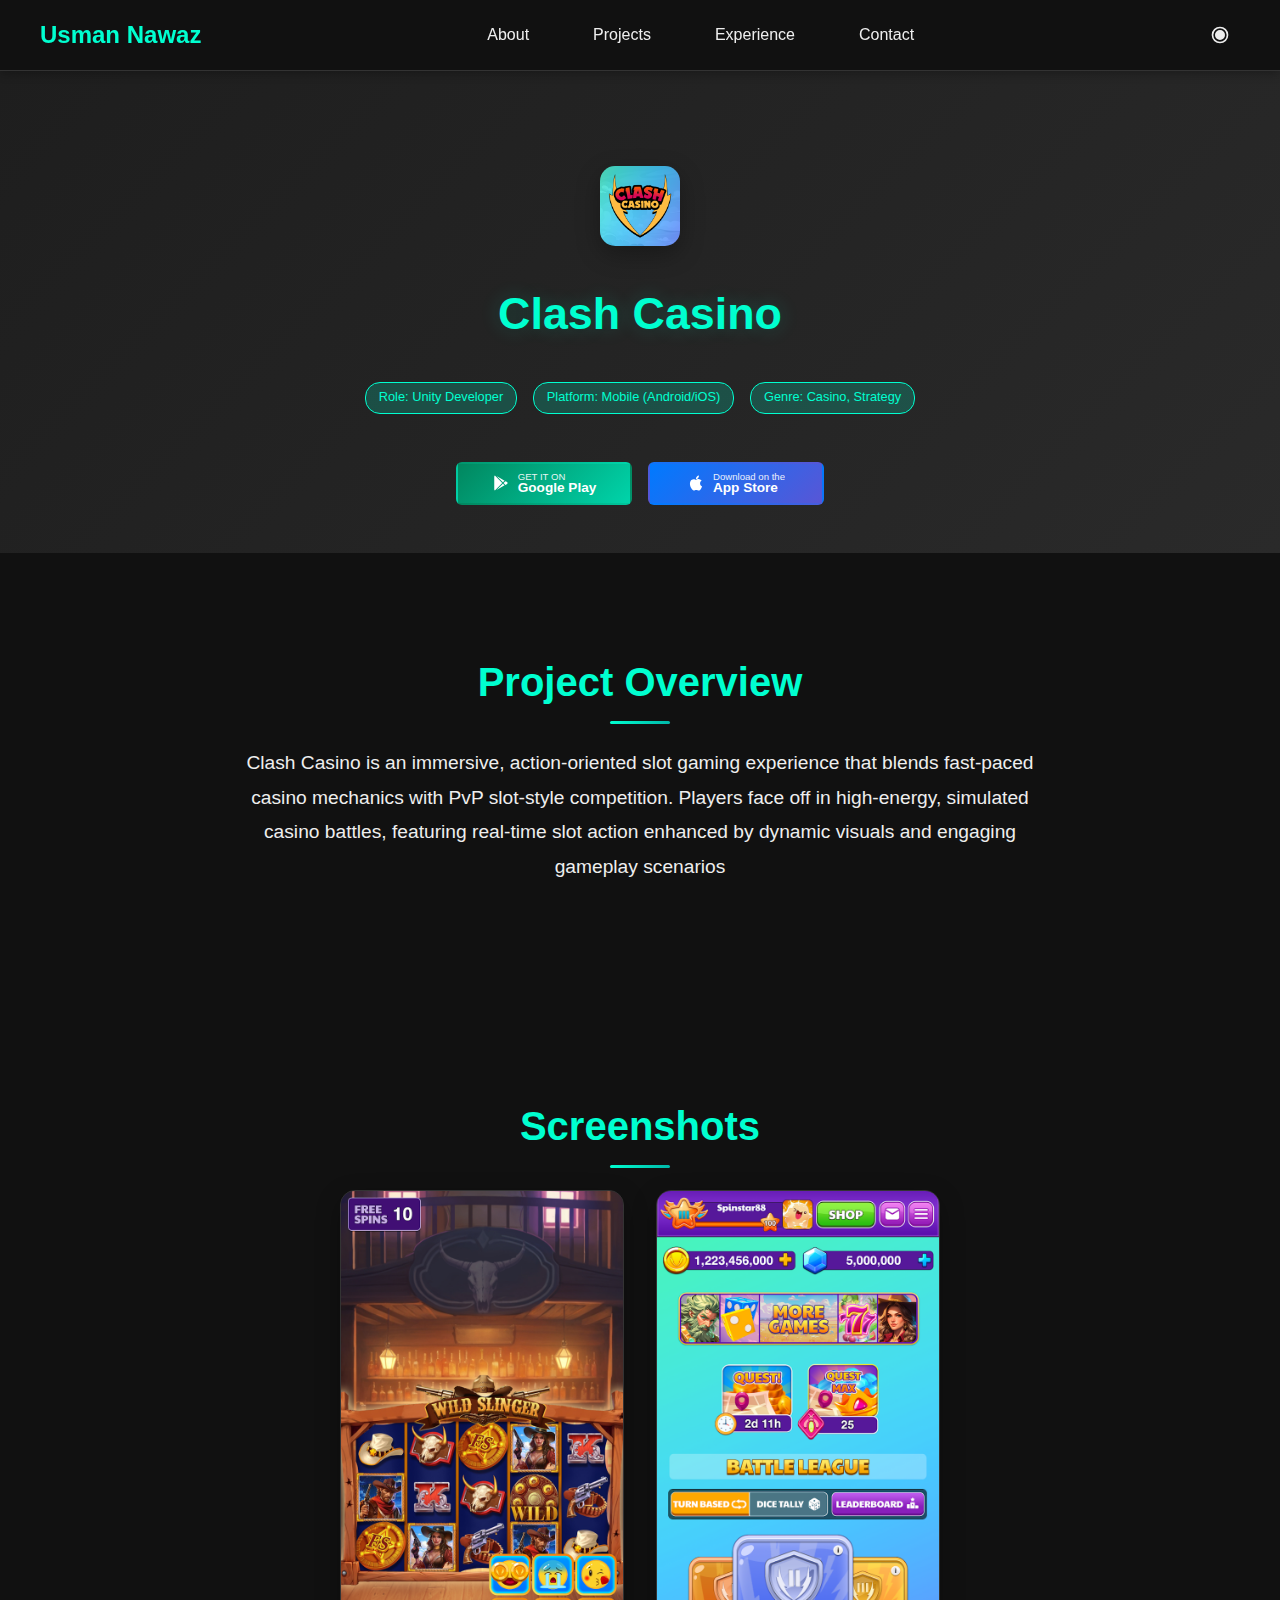
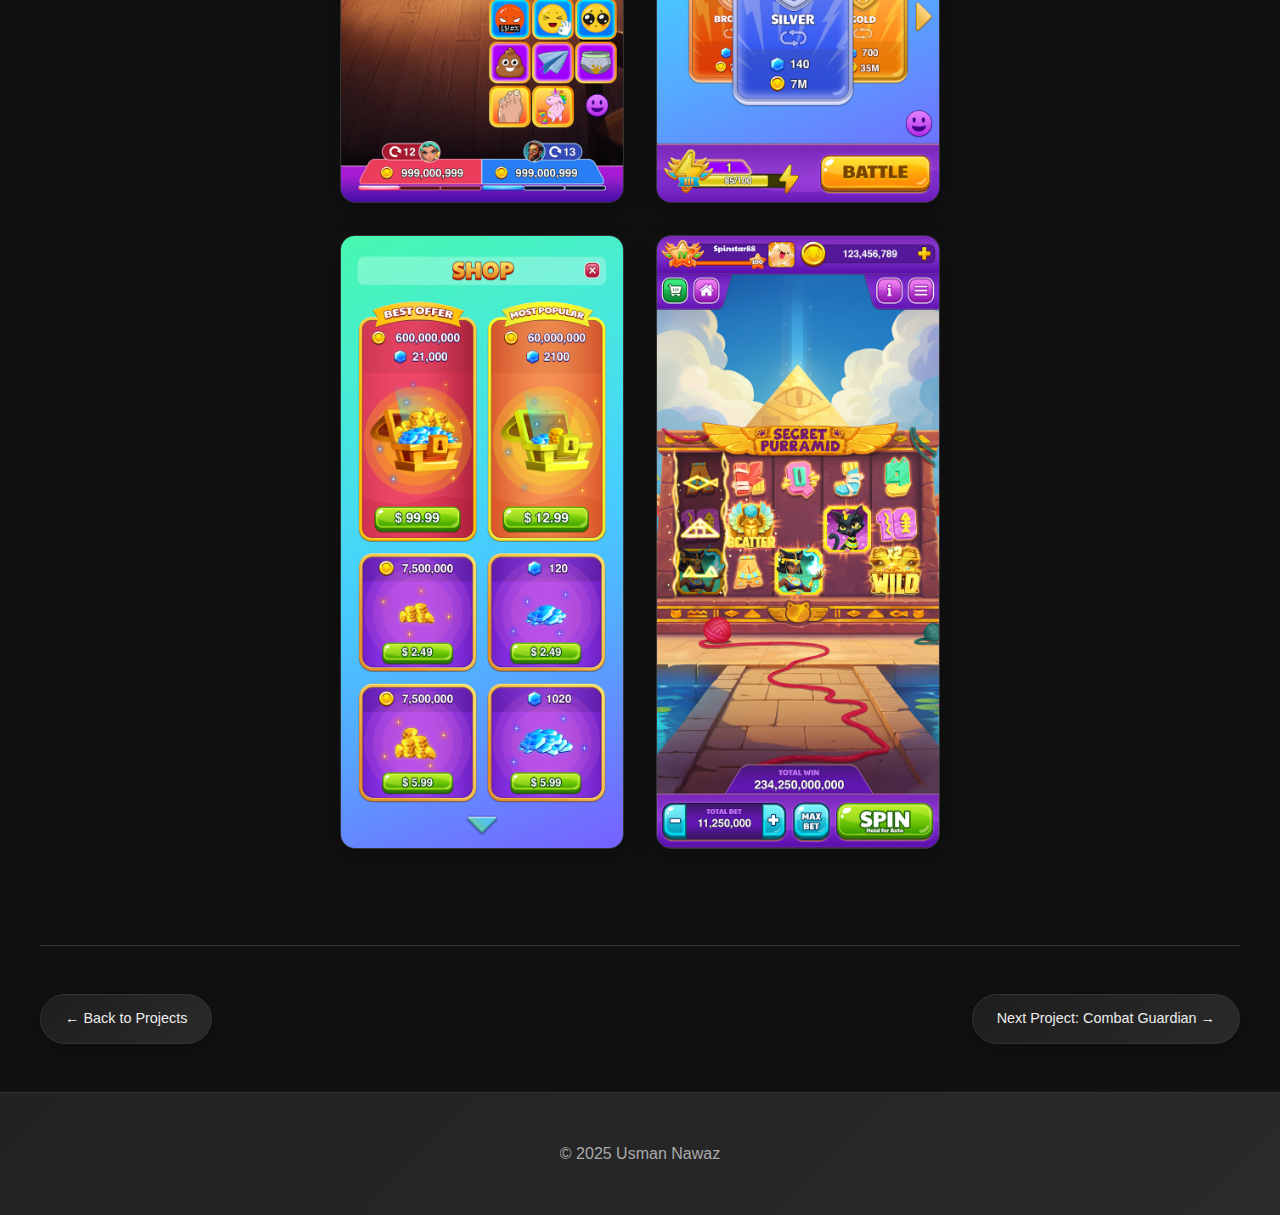
<file: clash-casino.html>
<!DOCTYPE html>
<html lang="en">
<head>
  <meta charset="UTF-8" />
  <meta name="viewport" content="width=device-width, initial-scale=1.0" />
  <title>Clash Casino - Usman Nawaz Portfolio</title>
  <link rel="stylesheet" href="style.css" />
  <link rel="stylesheet" href="project-page.css" />
</head>
<body>
  <nav class="navbar">
    <div class="nav-container">
      <div class="nav-brand">Usman Nawaz</div>
      <ul class="nav-menu">
        <li><a href="index.html#about" class="nav-link">About</a></li>
        <li><a href="index.html#projects" class="nav-link">Projects</a></li>
        <li><a href="index.html#experience" class="nav-link">Experience</a></li>
        <li><a href="index.html#contact" class="nav-link">Contact</a></li>
      </ul>
      <button class="theme-toggle" id="themeToggle" aria-label="Toggle dark/light mode">
        <svg class="sun-icon" viewBox="0 0 24 24" fill="currentColor">
          <path d="M12,7A5,5 0 0,1 17,12A5,5 0 0,1 12,17A5,5 0 0,1 7,12A5,5 0 0,1 12,7M12,9A3,3 0 0,0 9,12A3,3 0 0,0 12,15A3,3 0 0,0 15,12A3,3 0 0,0 12,9M12,2L14.39,5.42C13.65,5.15 12.84,5 12,5C11.16,5 10.35,5.15 9.61,5.42L12,2M3.34,7L7.5,6.65C6.9,7.16 6.36,7.78 5.94,8.5C5.5,9.24 5.25,10 5.11,10.79L3.34,7M3.36,17L5.12,13.23C5.26,14 5.53,14.78 5.95,15.5C6.37,16.24 6.91,16.86 7.5,17.37L3.36,17M20.65,7L18.88,10.79C18.74,10 18.47,9.23 18.05,8.5C17.63,7.78 17.1,7.15 16.5,6.64L20.65,7M20.64,17L16.5,17.36C17.09,16.85 17.62,16.22 18.04,15.5C18.46,14.77 18.73,14 18.87,13.21L20.64,17M12,22L9.59,18.56C10.33,18.83 11.14,19 12,19C12.82,19 13.63,18.83 14.37,18.56L12,22Z"/>
        </svg>
        <svg class="moon-icon" viewBox="0 0 24 24" fill="currentColor">
          <path d="M12,2A10,10 0 0,0 2,12A10,10 0 0,0 12,22A10,10 0 0,0 22,12A10,10 0 0,0 12,2M12,4A8,8 0 0,1 20,12A8,8 0 0,1 12,20A8,8 0 0,1 4,12A8,8 0 0,1 12,4M12,6A6,6 0 0,0 6,12A6,6 0 0,0 12,18A6,6 0 0,0 18,12A6,6 0 0,0 12,6Z"/>
        </svg>
      </button>
      <div class="hamburger">
        <span class="bar"></span>
        <span class="bar"></span>
        <span class="bar"></span>
      </div>
    </div>
  </nav>

  <div class="project-hero">
    <div class="hero-content">
      <img src="images/clash-casino.png" alt="Clash Casino" class="project-icon">
      <h1>Clash Casino</h1>
      <div class="project-meta">
        <span class="meta-item">Role: Unity Developer</span>
        <span class="meta-item">Platform: Mobile (Android/iOS)</span>
        <span class="meta-item">Genre: Casino, Strategy</span>
      </div>
      
      <div class="download-buttons">
        <a href="https://play.google.com/store/apps/details?id=com.mfcgames.clashcasino" target="_blank" class="download-btn playstore-btn">
          <svg class="store-icon" viewBox="0 0 24 24" fill="currentColor">
            <path d="M3,20.5V3.5C3,2.91 3.34,2.39 3.84,2.15L13.69,12L3.84,21.85C3.34,21.61 3,21.09 3,20.5M16.81,15.12L6.05,21.34L14.54,12.85L16.81,15.12M20.16,10.81C20.5,11.08 20.75,11.5 20.75,12C20.75,12.5 20.53,12.9 20.18,13.18L17.89,14.5L15.39,12L17.89,9.5L20.16,10.81M6.05,2.66L16.81,8.88L14.54,11.15L6.05,2.66Z"/>
          </svg>
          <div class="btn-content">
            <span class="btn-label">GET IT ON</span>
            <span class="btn-store">Google Play</span>
          </div>
        </a>
        
        <a href="https://apps.apple.com/mt/app/clash-casino/id6661013950" target="_blank" class="download-btn appstore-btn">
          <svg class="store-icon" viewBox="0 0 24 24" fill="currentColor">
            <path d="M18.71,19.5C17.88,20.74 17,21.95 15.66,21.97C14.32,22 13.89,21.18 12.37,21.18C10.84,21.18 10.37,21.95 9.1,22C7.79,22.05 6.8,20.68 5.96,19.47C4.25,17 2.94,12.45 4.7,9.39C5.57,7.87 7.13,6.91 8.82,6.88C10.1,6.86 11.32,7.75 12.11,7.75C12.89,7.75 14.37,6.68 15.92,6.84C16.57,6.87 18.39,7.1 19.56,8.82C19.47,8.88 17.39,10.1 17.41,12.63C17.44,15.65 20.06,16.66 20.09,16.67C20.06,16.74 19.67,18.11 18.71,19.5M13,3.5C13.73,2.67 14.94,2.04 15.94,2C16.07,3.17 15.6,4.35 14.9,5.19C14.21,6.04 13.07,6.7 11.95,6.61C11.8,5.46 12.36,4.26 13,3.5Z"/>
          </svg>
          <div class="btn-content">
            <span class="btn-label">Download on the</span>
            <span class="btn-store">App Store</span>
          </div>
        </a>
      </div>
    </div>
  </div>

  <div class="project-container">
    <section class="project-overview">
      <h2>Project Overview</h2>
<p>Clash Casino is an immersive, action-oriented slot gaming experience that blends fast-paced casino mechanics with PvP slot-style competition. Players face off in high-energy, simulated casino battles, featuring real-time slot action enhanced by dynamic visuals and engaging gameplay scenarios</p>
      
      

    </section>


    <section class="project-screenshots">
      <h2>Screenshots</h2>
      <div class="screenshot-gallery portrait-screenshots">
        <div class="screenshot-item">
          <img src="projects/clash-casino/screenshot-1.webp" alt="Clash Casino Screenshot 1">
          
        </div>
        <div class="screenshot-item">
          <img src="projects/clash-casino/screenshot-2.webp" alt="Clash Casino Screenshot 2">
          
        </div>
        <div class="screenshot-item">
          <img src="projects/clash-casino/screenshot-3.webp" alt="Clash Casino Screenshot 3">
          
        </div>
        <div class="screenshot-item">
          <img src="projects/clash-casino/screenshot-4.webp" alt="Clash Casino Screenshot 4">
          
        </div>
      </div>
    </section>



    <div class="project-navigation">
      <a href="index.html#projects" class="back-button">← Back to Projects</a>
      <div class="next-project">
        <a href="combat-guardian.html" class="next-button">Next Project: Combat Guardian →</a>
      </div>
    </div>
  </div>

  <footer>
    <p>&copy; 2025 Usman Nawaz</p>
  </footer>

  <script>
    // Theme switching functionality
    const themeToggle = document.getElementById('themeToggle');
    const html = document.documentElement;
    
    // Check for saved theme preference or default to dark
    const currentTheme = localStorage.getItem('theme') || 'dark';
    html.setAttribute('data-theme', currentTheme);
    
    // Theme toggle click handler
    themeToggle.addEventListener('click', () => {
      const currentTheme = html.getAttribute('data-theme');
      const newTheme = currentTheme === 'dark' ? 'light' : 'dark';
      
      html.setAttribute('data-theme', newTheme);
      localStorage.setItem('theme', newTheme);
    });

    // Mobile navigation toggle
    const hamburger = document.querySelector('.hamburger');
    const navMenu = document.querySelector('.nav-menu');

    hamburger.addEventListener('click', () => {
      hamburger.classList.toggle('active');
      navMenu.classList.toggle('active');
    });

    // Close mobile menu when clicking on a link
    document.querySelectorAll('.nav-link').forEach(n => n.addEventListener('click', () => {
      hamburger.classList.remove('active');
      navMenu.classList.remove('active');
    }));
  </script>
</body>
</html>
</file>
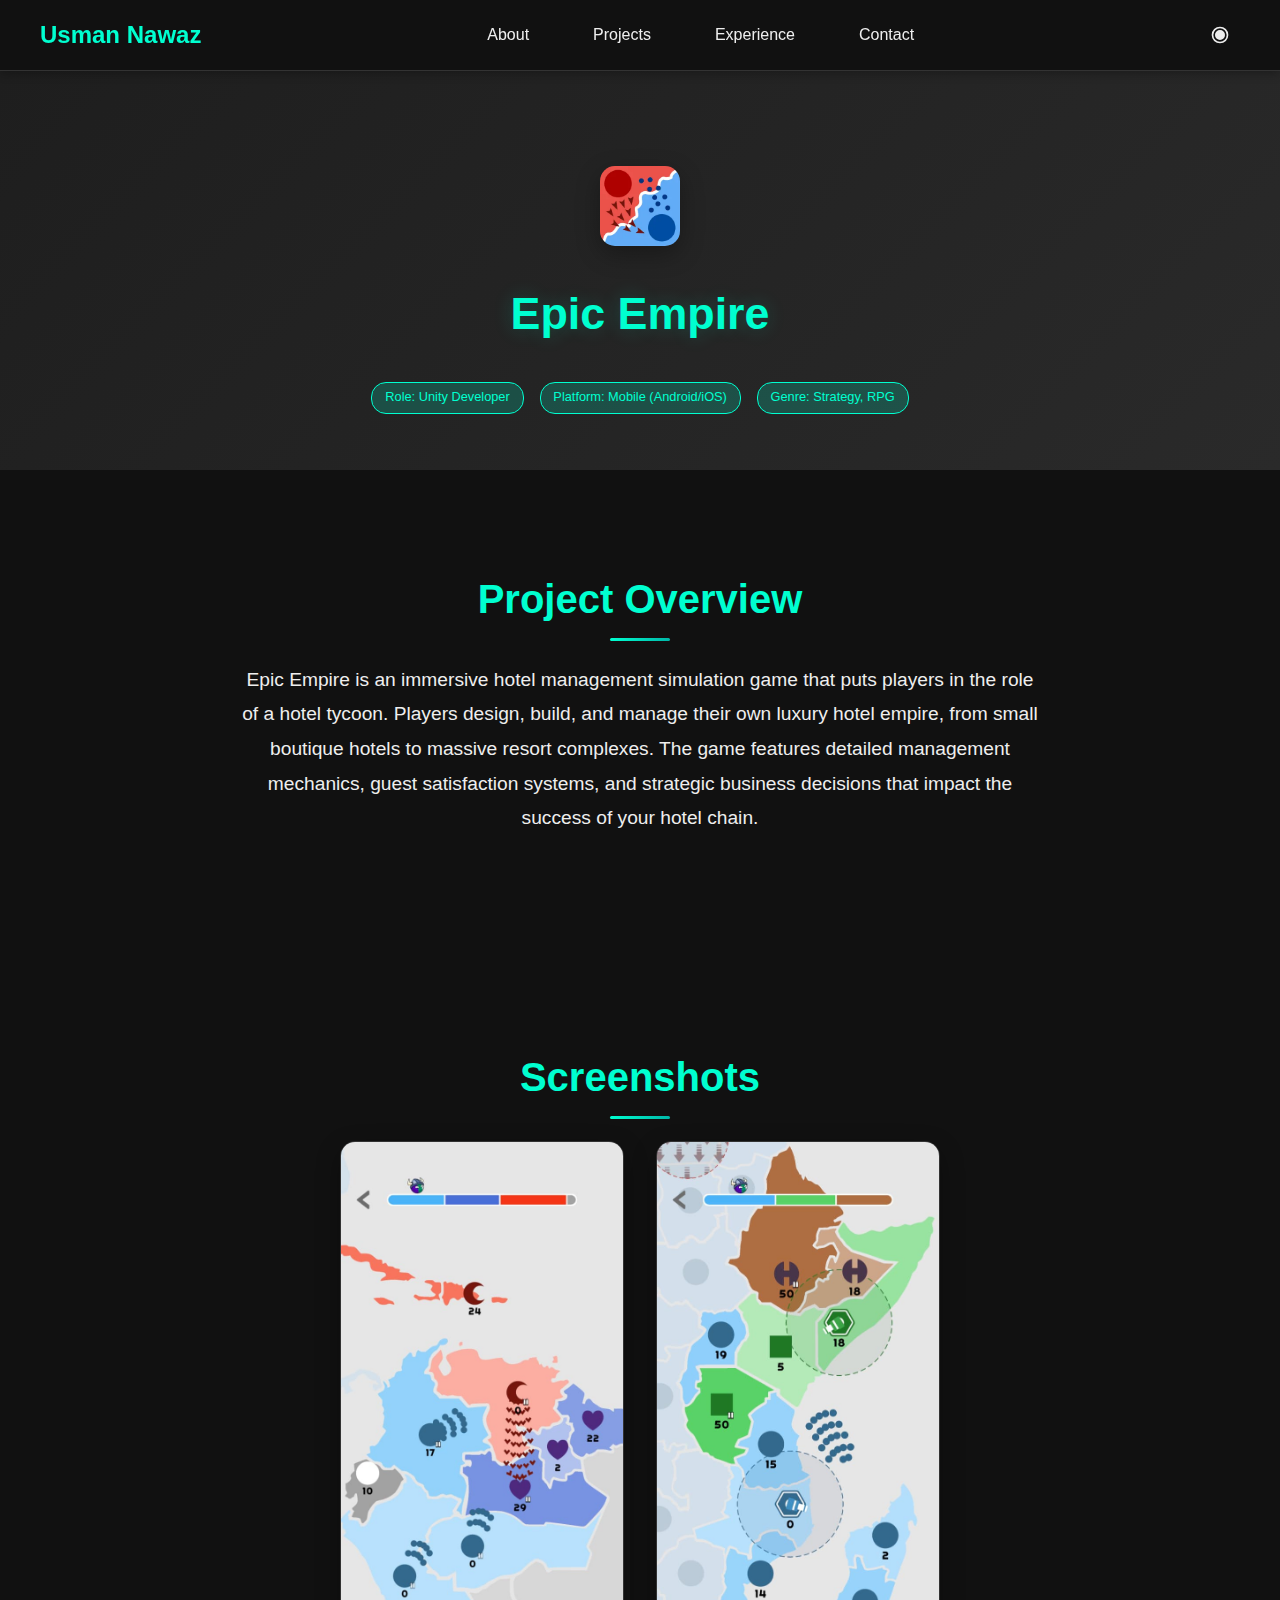
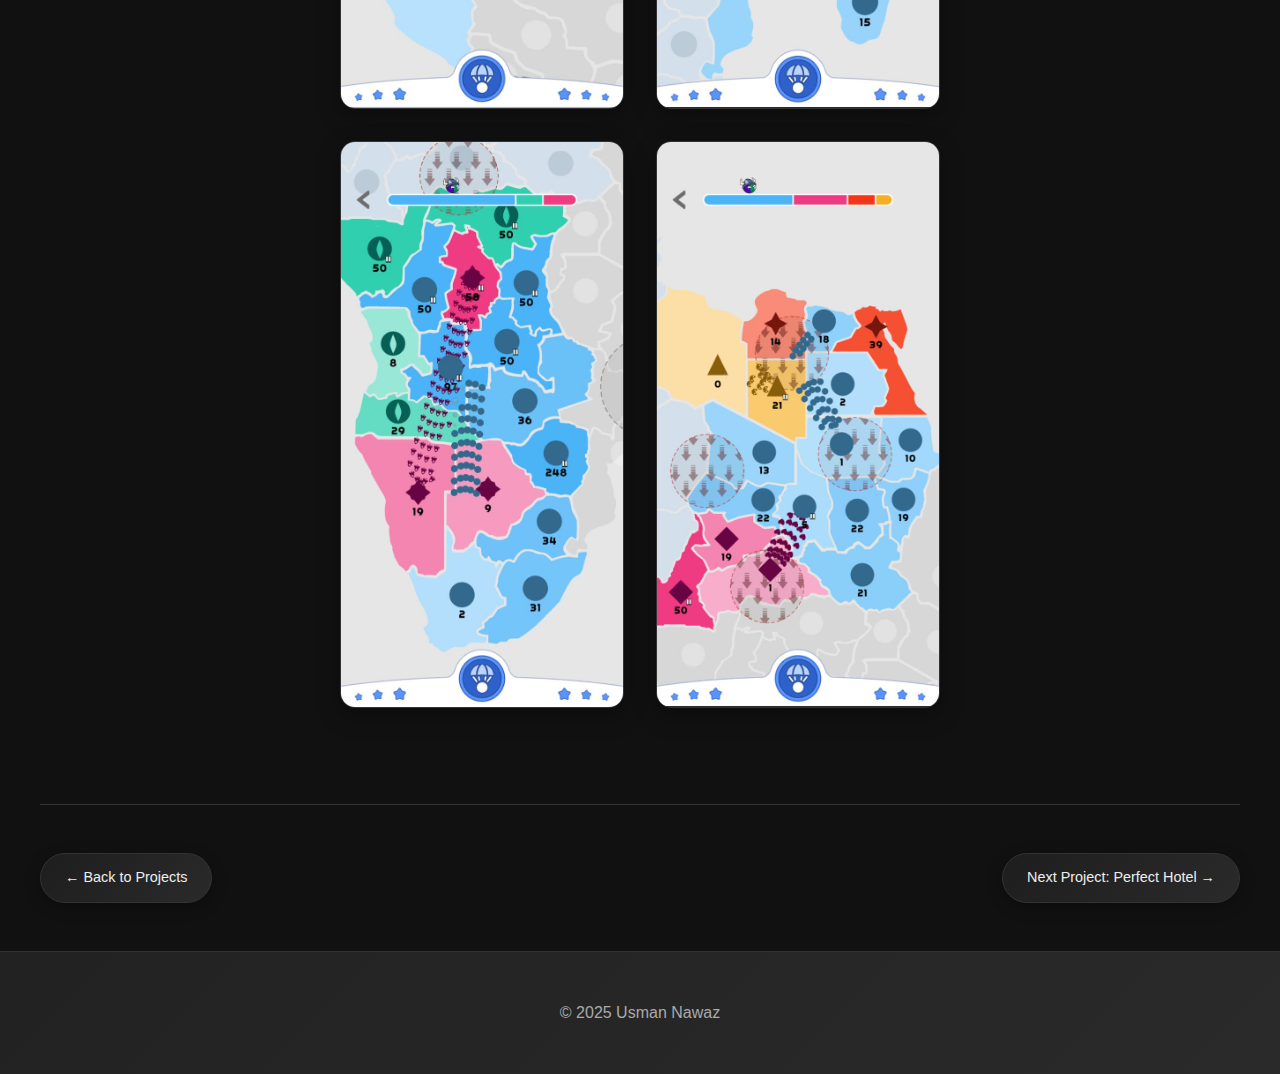
<file: epic-empire.html>
<!DOCTYPE html>
<html lang="en">
<head>
  <meta charset="UTF-8" />
  <meta name="viewport" content="width=device-width, initial-scale=1.0" />
  <title>Epic Empire - Usman Nawaz Portfolio</title>
  <link rel="stylesheet" href="style.css" />
  <link rel="stylesheet" href="project-page.css" />
</head>
<body>
  <nav class="navbar">
    <div class="nav-container">
      <div class="nav-brand">Usman Nawaz</div>
      <ul class="nav-menu">
        <li><a href="index.html#about" class="nav-link">About</a></li>
        <li><a href="index.html#projects" class="nav-link">Projects</a></li>
        <li><a href="index.html#experience" class="nav-link">Experience</a></li>
        <li><a href="index.html#contact" class="nav-link">Contact</a></li>
      </ul>
      <button class="theme-toggle" id="themeToggle" aria-label="Toggle dark/light mode">
        <svg class="sun-icon" viewBox="0 0 24 24" fill="currentColor">
          <path d="M12,7A5,5 0 0,1 17,12A5,5 0 0,1 12,17A5,5 0 0,1 7,12A5,5 0 0,1 12,7M12,9A3,3 0 0,0 9,12A3,3 0 0,0 12,15A3,3 0 0,0 15,12A3,3 0 0,0 12,9M12,2L14.39,5.42C13.65,5.15 12.84,5 12,5C11.16,5 10.35,5.15 9.61,5.42L12,2M3.34,7L7.5,6.65C6.9,7.16 6.36,7.78 5.94,8.5C5.5,9.24 5.25,10 5.11,10.79L3.34,7M3.36,17L5.12,13.23C5.26,14 5.53,14.78 5.95,15.5C6.37,16.24 6.91,16.86 7.5,17.37L3.36,17M20.65,7L18.88,10.79C18.74,10 18.47,9.23 18.05,8.5C17.63,7.78 17.1,7.15 16.5,6.64L20.65,7M20.64,17L16.5,17.36C17.09,16.85 17.62,16.22 18.04,15.5C18.46,14.77 18.73,14 18.87,13.21L20.64,17M12,22L9.59,18.56C10.33,18.83 11.14,19 12,19C12.82,19 13.63,18.83 14.37,18.56L12,22Z"/>
        </svg>
        <svg class="moon-icon" viewBox="0 0 24 24" fill="currentColor">
          <path d="M12,2A10,10 0 0,0 2,12A10,10 0 0,0 12,22A10,10 0 0,0 22,12A10,10 0 0,0 12,2M12,4A8,8 0 0,1 20,12A8,8 0 0,1 12,20A8,8 0 0,1 4,12A8,8 0 0,1 12,4M12,6A6,6 0 0,0 6,12A6,6 0 0,0 12,18A6,6 0 0,0 18,12A6,6 0 0,0 12,6Z"/>
        </svg>
      </button>
      <div class="hamburger">
        <span class="bar"></span>
        <span class="bar"></span>
        <span class="bar"></span>
      </div>
    </div>
  </nav>

  <div class="project-hero">
    <div class="hero-content">
      <img src="projects/epic-empire/thumbnail.webp" alt="Epic Empire" class="project-icon">
      <h1>Epic Empire</h1>
      <div class="project-meta">
        <span class="meta-item">Role: Unity Developer</span>
        <span class="meta-item">Platform: Mobile (Android/iOS)</span>
        <span class="meta-item">Genre: Strategy, RPG</span>
      </div>
    </div>
  </div>

  <div class="project-container">
    <section class="project-overview">
      <h2>Project Overview</h2>
      <p>Epic Empire is an immersive hotel management simulation game that puts players in the role of a hotel tycoon. Players design, build, and manage their own luxury hotel empire, from small boutique hotels to massive resort complexes. The game features detailed management mechanics, guest satisfaction systems, and strategic business decisions that impact the success of your hotel chain.</p>
    </section>

    <section class="project-screenshots">
      <h2>Screenshots</h2>
      <div class="screenshot-gallery portrait-screenshots">
        <div class="screenshot-item">
          <img src="projects/epic-empire/screenshot-1.jpg" alt="Epic Empire Screenshot 1">
        </div>
        <div class="screenshot-item">
          <img src="projects/epic-empire/screenshot-2.jpg" alt="Epic Empire Screenshot 2">
        </div>
        <div class="screenshot-item">
          <img src="projects/epic-empire/screenshot-3.jpg" alt="Epic Empire Screenshot 3">
        </div>
        <div class="screenshot-item">
          <img src="projects/epic-empire/screenshot-4.jpg" alt="Epic Empire Screenshot 4">
        </div>
      </div>
    </section>

    <div class="project-navigation">
      <a href="index.html#projects" class="back-button">← Back to Projects</a>
      <div class="next-project">
        <a href="perfect-hotel.html" class="next-button">Next Project: Perfect Hotel →</a>
      </div>
    </div>
  </div>

  <footer>
    <p>&copy; 2025 Usman Nawaz</p>
  </footer>

  <script>
    // Theme switching functionality
    const themeToggle = document.getElementById('themeToggle');
    const html = document.documentElement;
    
    // Check for saved theme preference or default to dark
    const currentTheme = localStorage.getItem('theme') || 'dark';
    html.setAttribute('data-theme', currentTheme);
    
    // Theme toggle click handler
    themeToggle.addEventListener('click', () => {
      const currentTheme = html.getAttribute('data-theme');
      const newTheme = currentTheme === 'dark' ? 'light' : 'dark';
      
      html.setAttribute('data-theme', newTheme);
      localStorage.setItem('theme', newTheme);
    });

    // Mobile navigation toggle
    const hamburger = document.querySelector('.hamburger');
    const navMenu = document.querySelector('.nav-menu');

    hamburger.addEventListener('click', () => {
      hamburger.classList.toggle('active');
      navMenu.classList.toggle('active');
    });

    // Close mobile menu when clicking on a link
    document.querySelectorAll('.nav-link').forEach(n => n.addEventListener('click', () => {
      hamburger.classList.remove('active');
      navMenu.classList.remove('active');
    }));
  </script>
</body>
</html>
</file>
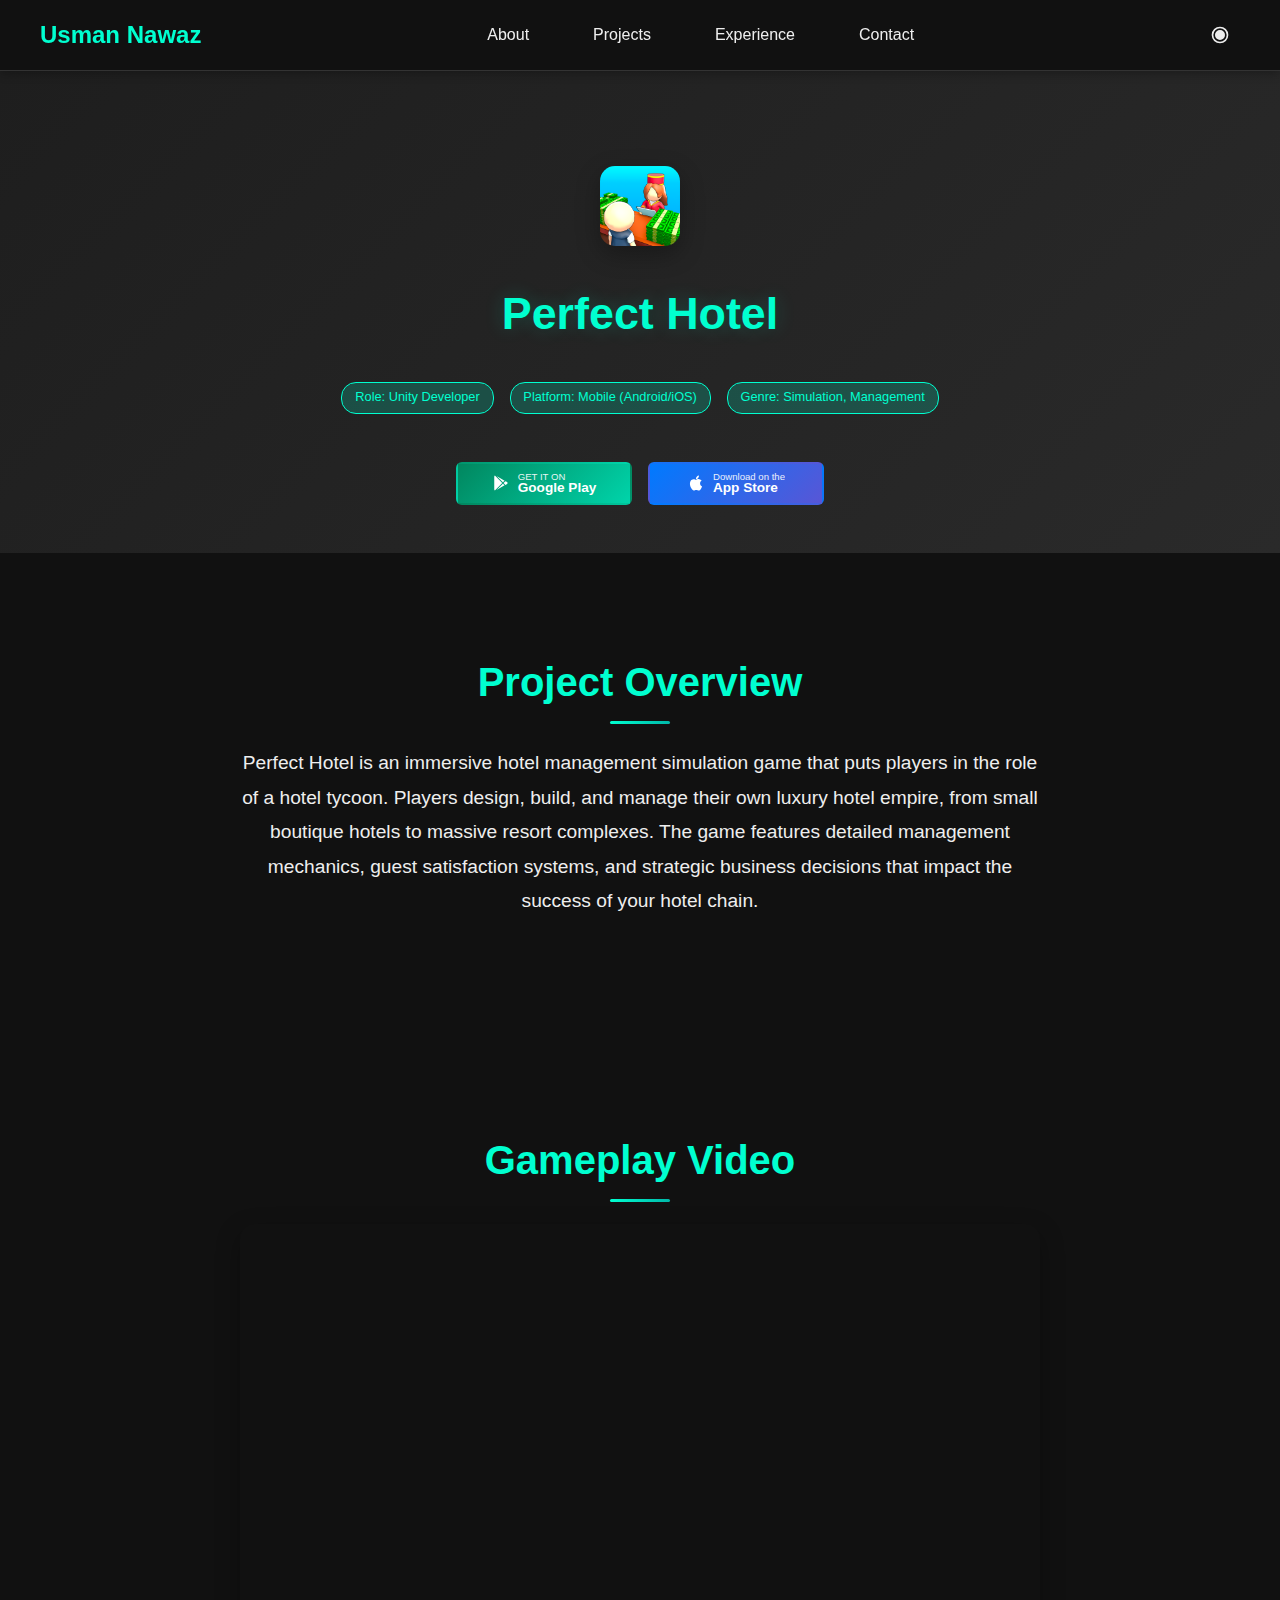
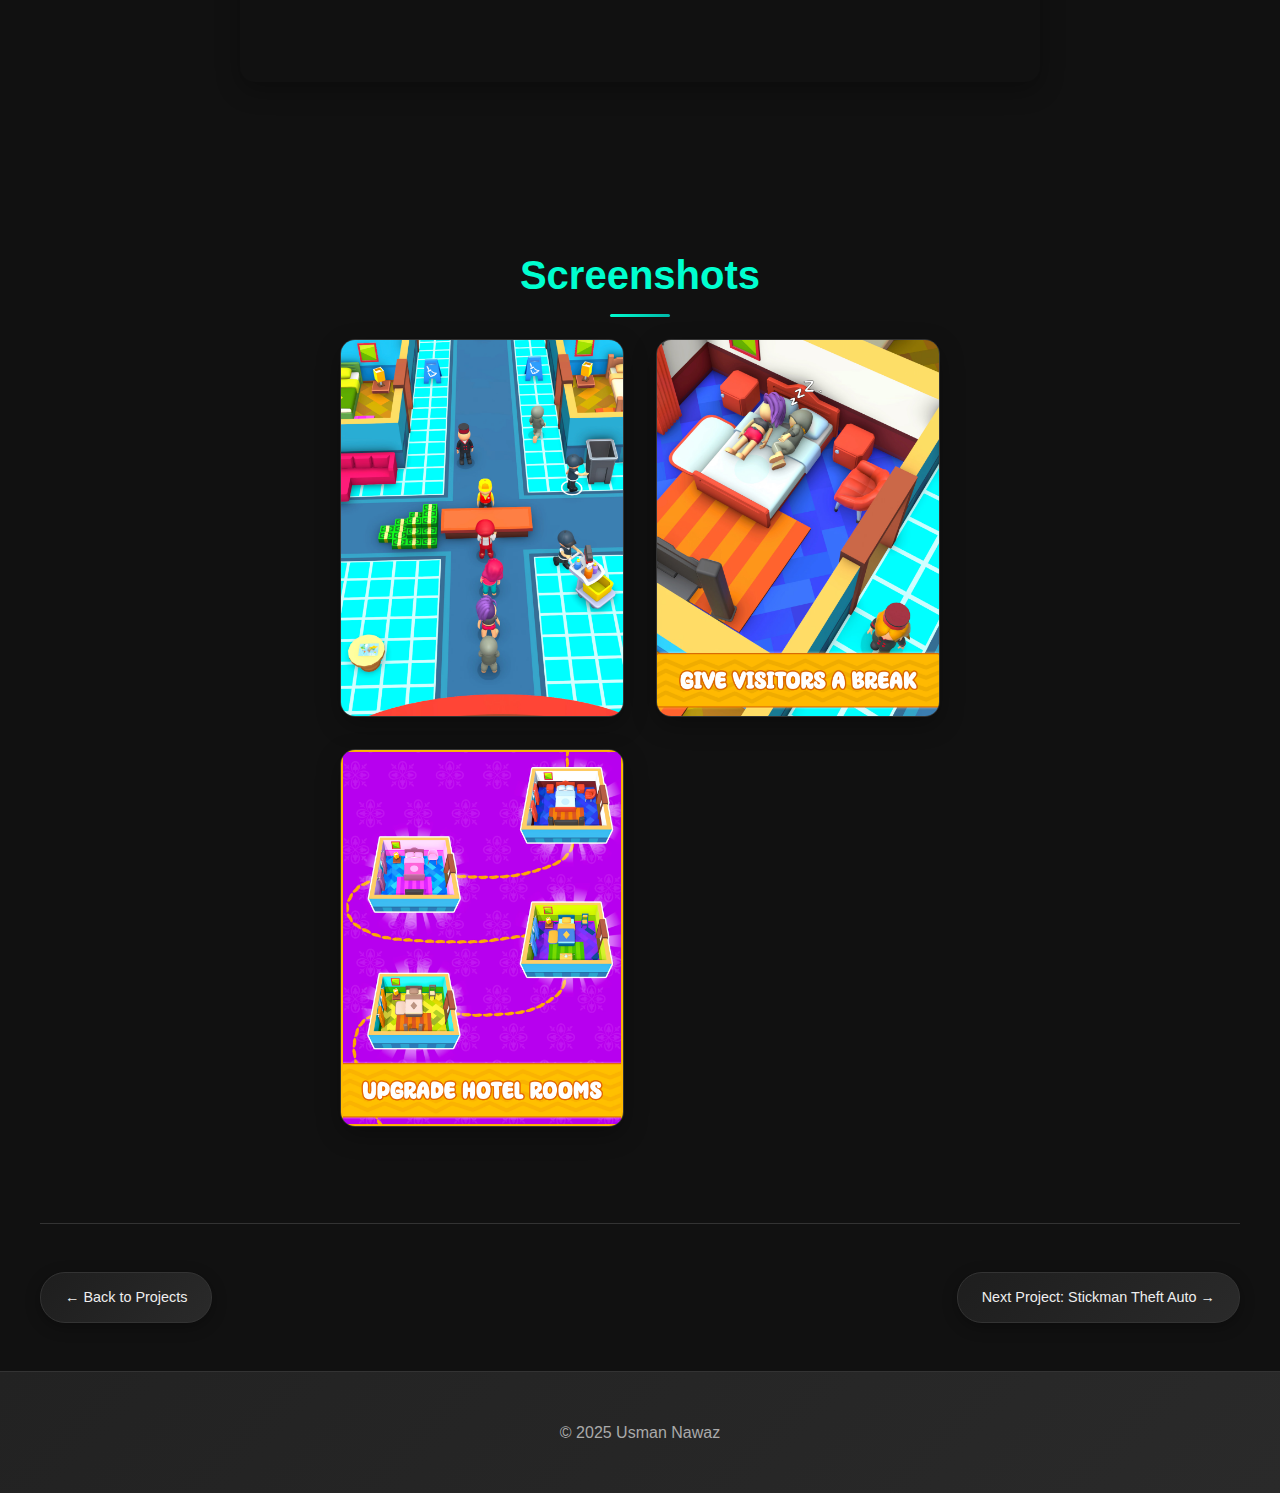
<file: perfect-hotel.html>
<!DOCTYPE html>
<html lang="en">
<head>
  <meta charset="UTF-8" />
  <meta name="viewport" content="width=device-width, initial-scale=1.0" />
  <title>Perfect Hotel - Usman Nawaz Portfolio</title>
  <link rel="stylesheet" href="style.css" />
  <link rel="stylesheet" href="project-page.css" />
</head>
<body>
  <nav class="navbar">
    <div class="nav-container">
      <div class="nav-brand">Usman Nawaz</div>
      <ul class="nav-menu">
        <li><a href="index.html#about" class="nav-link">About</a></li>
        <li><a href="index.html#projects" class="nav-link">Projects</a></li>
        <li><a href="index.html#experience" class="nav-link">Experience</a></li>
        <li><a href="index.html#contact" class="nav-link">Contact</a></li>
      </ul>
      <button class="theme-toggle" id="themeToggle" aria-label="Toggle dark/light mode">
        <svg class="sun-icon" viewBox="0 0 24 24" fill="currentColor">
          <path d="M12,7A5,5 0 0,1 17,12A5,5 0 0,1 12,17A5,5 0 0,1 7,12A5,5 0 0,1 12,7M12,9A3,3 0 0,0 9,12A3,3 0 0,0 12,15A3,3 0 0,0 15,12A3,3 0 0,0 12,9M12,2L14.39,5.42C13.65,5.15 12.84,5 12,5C11.16,5 10.35,5.15 9.61,5.42L12,2M3.34,7L7.5,6.65C6.9,7.16 6.36,7.78 5.94,8.5C5.5,9.24 5.25,10 5.11,10.79L3.34,7M3.36,17L5.12,13.23C5.26,14 5.53,14.78 5.95,15.5C6.37,16.24 6.91,16.86 7.5,17.37L3.36,17M20.65,7L18.88,10.79C18.74,10 18.47,9.23 18.05,8.5C17.63,7.78 17.1,7.15 16.5,6.64L20.65,7M20.64,17L16.5,17.36C17.09,16.85 17.62,16.22 18.04,15.5C18.46,14.77 18.73,14 18.87,13.21L20.64,17M12,22L9.59,18.56C10.33,18.83 11.14,19 12,19C12.82,19 13.63,18.83 14.37,18.56L12,22Z"/>
        </svg>
        <svg class="moon-icon" viewBox="0 0 24 24" fill="currentColor">
          <path d="M12,2A10,10 0 0,0 2,12A10,10 0 0,0 12,22A10,10 0 0,0 22,12A10,10 0 0,0 12,2M12,4A8,8 0 0,1 20,12A8,8 0 0,1 12,20A8,8 0 0,1 4,12A8,8 0 0,1 12,4M12,6A6,6 0 0,0 6,12A6,6 0 0,0 12,18A6,6 0 0,0 18,12A6,6 0 0,0 12,6Z"/>
        </svg>
      </button>
      <div class="hamburger">
        <span class="bar"></span>
        <span class="bar"></span>
        <span class="bar"></span>
      </div>
    </div>
  </nav>

  <div class="project-hero">
    <div class="hero-content">
      <img src="projects/perfect-hotel/thumbnail.png" alt="Perfect Hotel" class="project-icon">
      <h1>Perfect Hotel</h1>
      <div class="project-meta">
        <span class="meta-item">Role: Unity Developer</span>
        <span class="meta-item">Platform: Mobile (Android/iOS)</span>
        <span class="meta-item">Genre: Simulation, Management</span>
      </div>
      
      <div class="download-buttons">
        <a href="https://play.google.com/store/apps/details?id=com.tntn.hotel.tycoon.idle" target="_blank" class="download-btn playstore-btn">
          <svg class="store-icon" viewBox="0 0 24 24" fill="currentColor">
            <path d="M3,20.5V3.5C3,2.91 3.34,2.39 3.84,2.15L13.69,12L3.84,21.85C3.34,21.61 3,21.09 3,20.5M16.81,15.12L6.05,21.34L14.54,12.85L16.81,15.12M20.16,10.81C20.5,11.08 20.75,11.5 20.75,12C20.75,12.5 20.53,12.9 20.18,13.18L17.89,14.5L15.39,12L17.89,9.5L20.16,10.81M6.05,2.66L16.81,8.88L14.54,11.15L6.05,2.66Z"/>
          </svg>
          <div class="btn-content">
            <span class="btn-label">GET IT ON</span>
            <span class="btn-store">Google Play</span>
          </div>
        </a>
        
        <a href="https://apps.apple.com/us/app/my-hotel-tycoon-idle-game-3d/id6680180455" target="_blank" class="download-btn appstore-btn">
          <svg class="store-icon" viewBox="0 0 24 24" fill="currentColor">
            <path d="M18.71,19.5C17.88,20.74 17,21.95 15.66,21.97C14.32,22 13.89,21.18 12.37,21.18C10.84,21.18 10.37,21.95 9.1,22C7.79,22.05 6.8,20.68 5.96,19.47C4.25,17 2.94,12.45 4.7,9.39C5.57,7.87 7.13,6.91 8.82,6.88C10.1,6.86 11.32,7.75 12.11,7.75C12.89,7.75 14.37,6.68 15.92,6.84C16.57,6.87 18.39,7.1 19.56,8.82C19.47,8.88 17.39,10.1 17.41,12.63C17.44,15.65 20.06,16.66 20.09,16.67C20.06,16.74 19.67,18.11 18.71,19.5M13,3.5C13.73,2.67 14.94,2.04 15.94,2C16.07,3.17 15.6,4.35 14.9,5.19C14.21,6.04 13.07,6.7 11.95,6.61C11.8,5.46 12.36,4.26 13,3.5Z"/>
          </svg>
          <div class="btn-content">
            <span class="btn-label">Download on the</span>
            <span class="btn-store">App Store</span>
          </div>
        </a>
      </div>
    </div>
  </div>

  <div class="project-container">
    <section class="project-overview">
      <h2>Project Overview</h2>
      <p>Perfect Hotel is an immersive hotel management simulation game that puts players in the role of a hotel tycoon. Players design, build, and manage their own luxury hotel empire, from small boutique hotels to massive resort complexes. The game features detailed management mechanics, guest satisfaction systems, and strategic business decisions that impact the success of your hotel chain.</p>
    </section>

    <section class="project-media">
      <h2>Gameplay Video</h2>
      <div class="video-container">
        <iframe 
          src="https://www.youtube.com/embed/3umHaz8wNjM" 
          title="Perfect Hotel Gameplay" 
          frameborder="0" 
          allow="accelerometer; autoplay; clipboard-write; encrypted-media; gyroscope; picture-in-picture" 
          allowfullscreen>
        </iframe>
      </div>
    </section>

    <section class="project-screenshots">
      <h2>Screenshots</h2>
      <div class="screenshot-gallery portrait-screenshots">
        <div class="screenshot-item">
          <img src="projects/perfect-hotel/screenshot-1.avif" alt="Perfect Hotel Screenshot 1">
        </div>
        <div class="screenshot-item">
          <img src="projects/perfect-hotel/screenshot-2.avif" alt="Perfect Hotel Screenshot 2">
        </div>
        <div class="screenshot-item">
          <img src="projects/perfect-hotel/screenshot-3.avif" alt="Perfect Hotel Screenshot 3">
        </div>
      </div>
    </section>

    <div class="project-navigation">
      <a href="index.html#projects" class="back-button">← Back to Projects</a>
      <div class="next-project">
        <a href="stickman-theft-auto.html" class="next-button">Next Project: Stickman Theft Auto →</a>
      </div>
    </div>
  </div>

  <footer>
    <p>&copy; 2025 Usman Nawaz</p>
  </footer>

  <script>
    // Theme switching functionality
    const themeToggle = document.getElementById('themeToggle');
    const html = document.documentElement;
    
    // Check for saved theme preference or default to dark
    const currentTheme = localStorage.getItem('theme') || 'dark';
    html.setAttribute('data-theme', currentTheme);
    
    // Theme toggle click handler
    themeToggle.addEventListener('click', () => {
      const currentTheme = html.getAttribute('data-theme');
      const newTheme = currentTheme === 'dark' ? 'light' : 'dark';
      
      html.setAttribute('data-theme', newTheme);
      localStorage.setItem('theme', newTheme);
    });

    // Mobile navigation toggle
    const hamburger = document.querySelector('.hamburger');
    const navMenu = document.querySelector('.nav-menu');

    hamburger.addEventListener('click', () => {
      hamburger.classList.toggle('active');
      navMenu.classList.toggle('active');
    });

    // Close mobile menu when clicking on a link
    document.querySelectorAll('.nav-link').forEach(n => n.addEventListener('click', () => {
      hamburger.classList.remove('active');
      navMenu.classList.remove('active');
    }));
  </script>
</body>
</html>
</file>
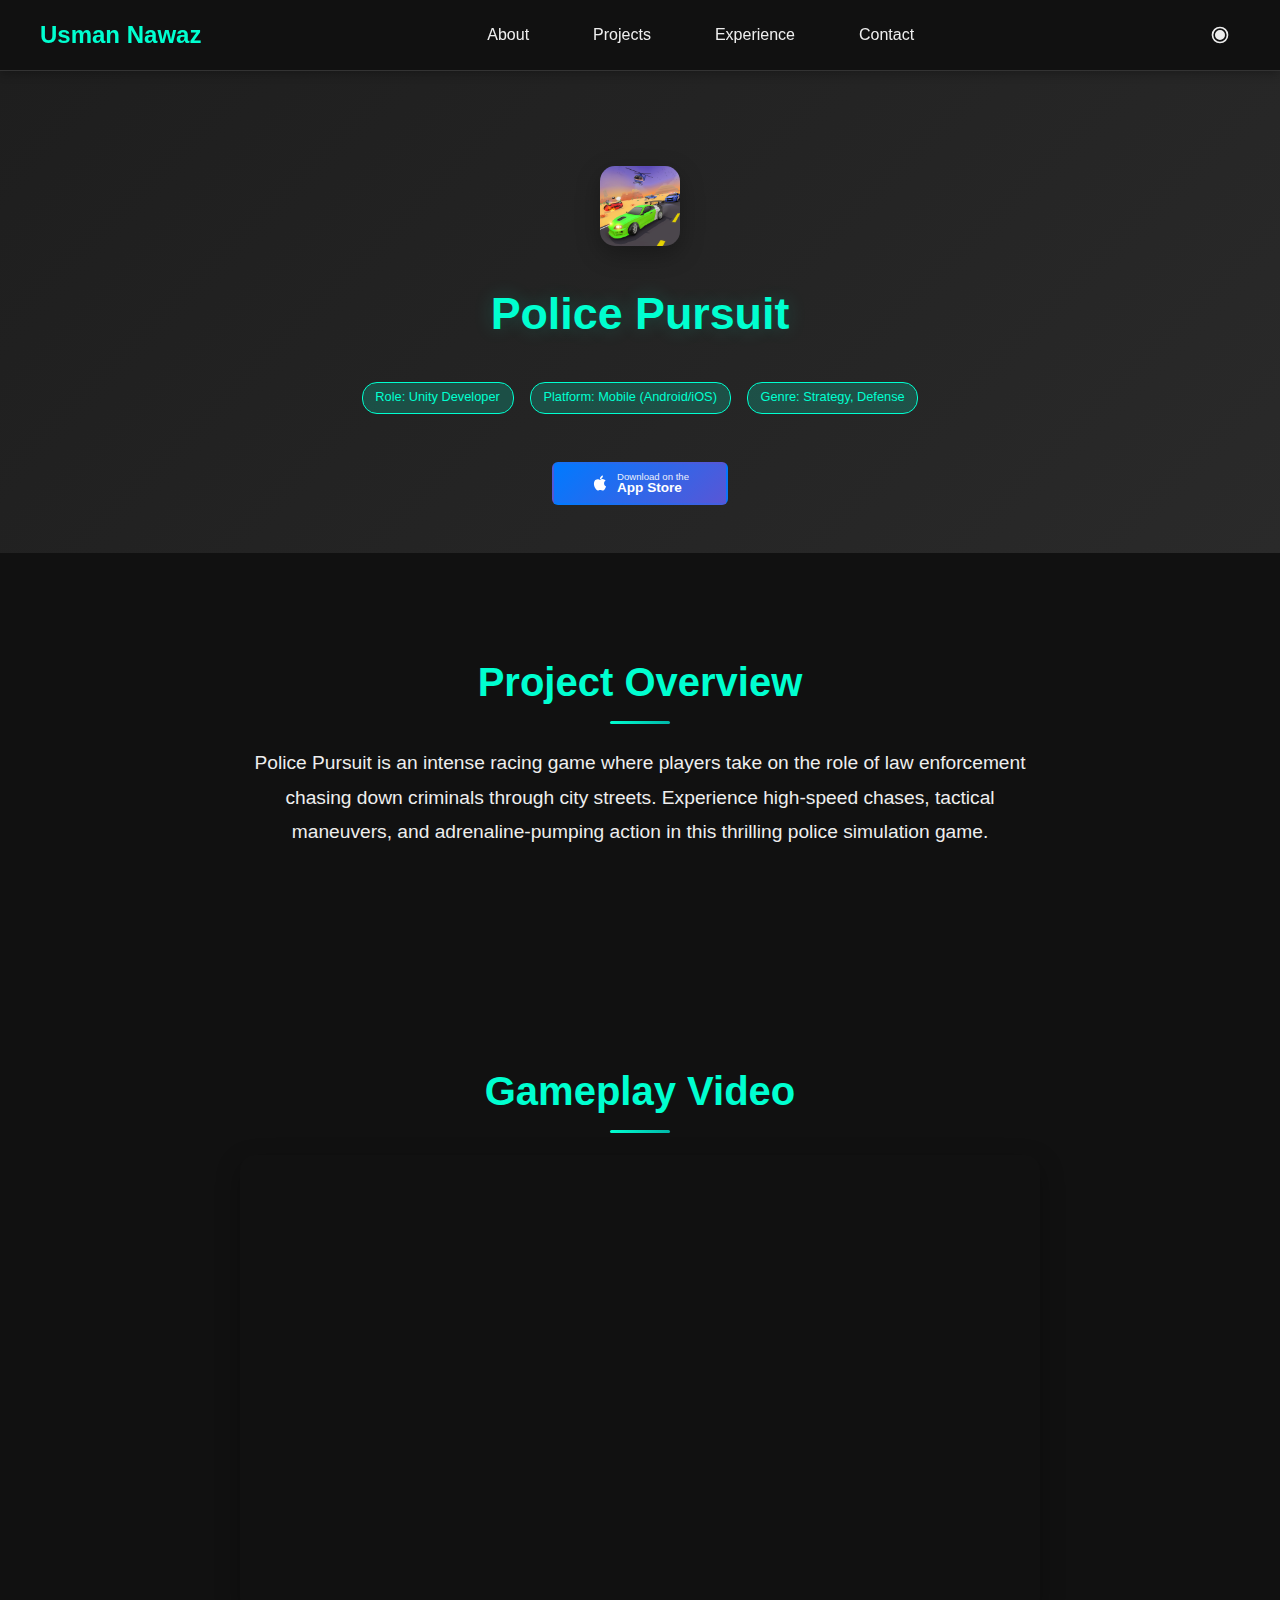
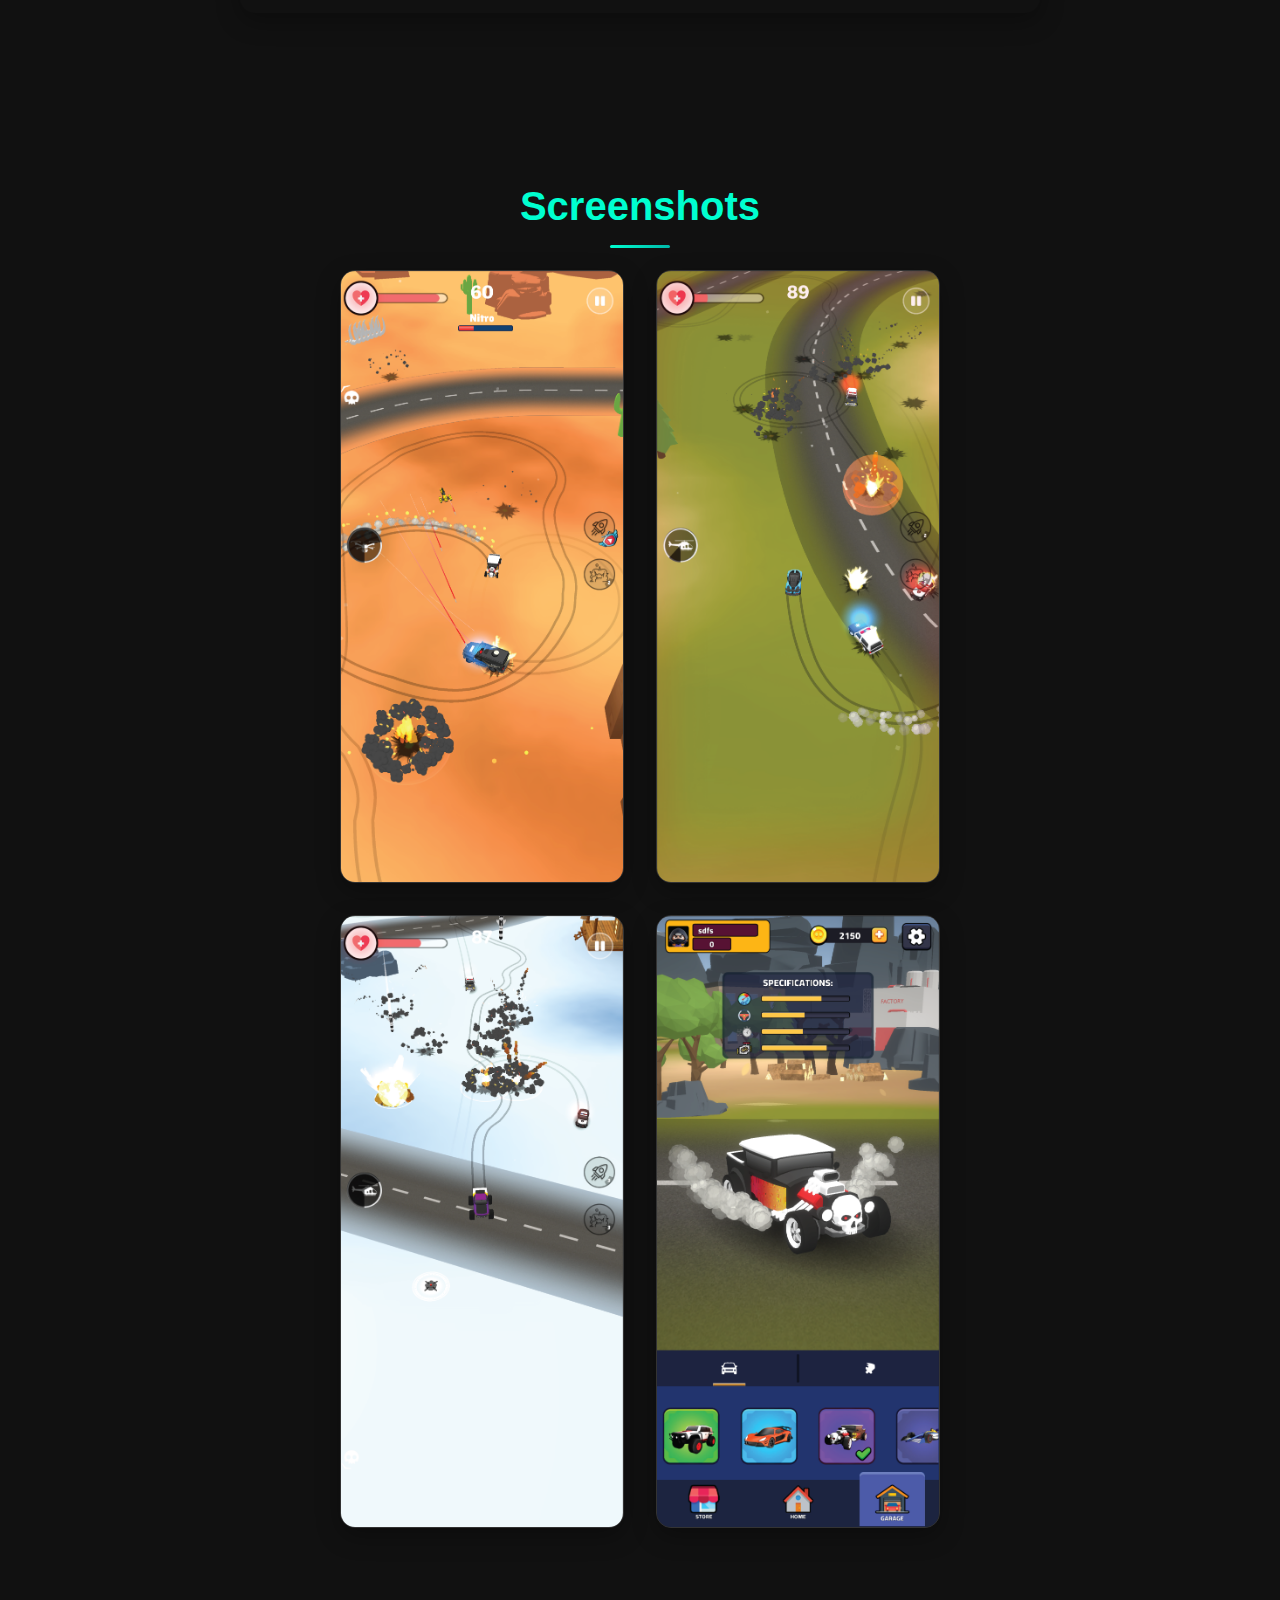
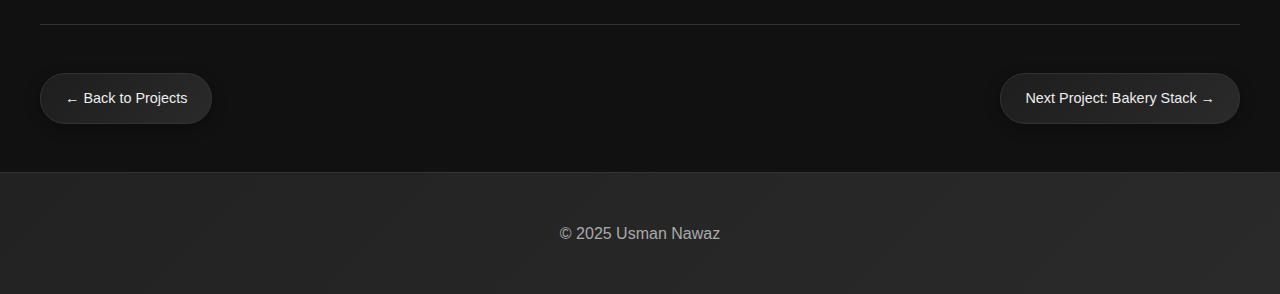
<file: police-pursuit.html>
<!DOCTYPE html>
<html lang="en">
<head>
  <meta charset="UTF-8" />
  <meta name="viewport" content="width=device-width, initial-scale=1.0" />
  <title>Police Pursuit - Usman Nawaz Portfolio</title>
  <link rel="stylesheet" href="style.css" />
  <link rel="stylesheet" href="project-page.css" />
</head>
<body>
  <nav class="navbar">
    <div class="nav-container">
      <div class="nav-brand">Usman Nawaz</div>
      <ul class="nav-menu">
        <li><a href="index.html#about" class="nav-link">About</a></li>
        <li><a href="index.html#projects" class="nav-link">Projects</a></li>
        <li><a href="index.html#experience" class="nav-link">Experience</a></li>
        <li><a href="index.html#contact" class="nav-link">Contact</a></li>
      </ul>
      <button class="theme-toggle" id="themeToggle" aria-label="Toggle dark/light mode">
        <svg class="sun-icon" viewBox="0 0 24 24" fill="currentColor">
          <path d="M12,7A5,5 0 0,1 17,12A5,5 0 0,1 12,17A5,5 0 0,1 7,12A5,5 0 0,1 12,7M12,9A3,3 0 0,0 9,12A3,3 0 0,0 12,15A3,3 0 0,0 15,12A3,3 0 0,0 12,9M12,2L14.39,5.42C13.65,5.15 12.84,5 12,5C11.16,5 10.35,5.15 9.61,5.42L12,2M3.34,7L7.5,6.65C6.9,7.16 6.36,7.78 5.94,8.5C5.5,9.24 5.25,10 5.11,10.79L3.34,7M3.36,17L5.12,13.23C5.26,14 5.53,14.78 5.95,15.5C6.37,16.24 6.91,16.86 7.5,17.37L3.36,17M20.65,7L18.88,10.79C18.74,10 18.47,9.23 18.05,8.5C17.63,7.78 17.1,7.15 16.5,6.64L20.65,7M20.64,17L16.5,17.36C17.09,16.85 17.62,16.22 18.04,15.5C18.46,14.77 18.73,14 18.87,13.21L20.64,17M12,22L9.59,18.56C10.33,18.83 11.14,19 12,19C12.82,19 13.63,18.83 14.37,18.56L12,22Z"/>
        </svg>
        <svg class="moon-icon" viewBox="0 0 24 24" fill="currentColor">
          <path d="M12,2A10,10 0 0,0 2,12A10,10 0 0,0 12,22A10,10 0 0,0 22,12A10,10 0 0,0 12,2M12,4A8,8 0 0,1 20,12A8,8 0 0,1 12,20A8,8 0 0,1 4,12A8,8 0 0,1 12,4M12,6A6,6 0 0,0 6,12A6,6 0 0,0 12,18A6,6 0 0,0 18,12A6,6 0 0,0 12,6Z"/>
        </svg>
      </button>
      <div class="hamburger">
        <span class="bar"></span>
        <span class="bar"></span>
        <span class="bar"></span>
      </div>
    </div>
  </nav>

  <div class="project-hero">
    <div class="hero-content">
      <img src="projects/police-pursuit/thumbnail.jpg" alt="Police Pursuit" class="project-icon">
      <h1>Police Pursuit</h1>
      <div class="project-meta">
        <span class="meta-item">Role: Unity Developer</span>
        <span class="meta-item">Platform: Mobile (Android/iOS)</span>
        <span class="meta-item">Genre: Strategy, Defense</span>
      </div>
      
      <div class="download-buttons">
        <a href="https://apps.apple.com/us/app/police-pursuit/id6739004227?l=es-MX" target="_blank" class="download-btn appstore-btn">
          <svg class="store-icon" viewBox="0 0 24 24" fill="currentColor">
            <path d="M18.71,19.5C17.88,20.74 17,21.95 15.66,21.97C14.32,22 13.89,21.18 12.37,21.18C10.84,21.18 10.37,21.95 9.1,22C7.79,22.05 6.8,20.68 5.96,19.47C4.25,17 2.94,12.45 4.7,9.39C5.57,7.87 7.13,6.91 8.82,6.88C10.1,6.86 11.32,7.75 12.11,7.75C12.89,7.75 14.37,6.68 15.92,6.84C16.57,6.87 18.39,7.1 19.56,8.82C19.47,8.88 17.39,10.1 17.41,12.63C17.44,15.65 20.06,16.66 20.09,16.67C20.06,16.74 19.67,18.11 18.71,19.5M13,3.5C13.73,2.67 14.94,2.04 15.94,2C16.07,3.17 15.6,4.35 14.9,5.19C14.21,6.04 13.07,6.7 11.95,6.61C11.8,5.46 12.36,4.26 13,3.5Z"/>
          </svg>
          <div class="btn-content">
            <span class="btn-label">Download on the</span>
            <span class="btn-store">App Store</span>
          </div>
        </a>
      </div>
    </div>
  </div>

  <div class="project-container">
    <section class="project-overview">
      <h2>Project Overview</h2><p>Police Pursuit is an intense racing game where players take on the role of law enforcement chasing down criminals through city streets. Experience high-speed chases, tactical maneuvers, and adrenaline-pumping action in this thrilling police simulation game.</p></section>

    <section class="project-media">
      <h2>Gameplay Video</h2>
      <div class="video-container">
        <iframe width="100%" height="400" src="https://www.youtube.com/embed/lW7G04VhvEg" title="Police Pursuit Gameplay" frameborder="0" allow="accelerometer; autoplay; clipboard-write; encrypted-media; gyroscope; picture-in-picture" allowfullscreen></iframe>
      </div>
    </section>

    <section class="project-screenshots">
      <h2>Screenshots</h2>
      <div class="screenshot-gallery portrait-screenshots">
        <div class="screenshot-item">
          <img src="projects/police-pursuit/screenshot-1.png" alt="Police Pursuit Screenshot 1">
          
        </div>
        <div class="screenshot-item">
          <img src="projects/police-pursuit/screenshot-2.png" alt="Police Pursuit Screenshot 2">
          
        </div>
        <div class="screenshot-item">
          <img src="projects/police-pursuit/screenshot-3.png" alt="Police Pursuit Screenshot 3">
          
        </div>
        <div class="screenshot-item">
          <img src="projects/police-pursuit/screenshot-4.png" alt="Police Pursuit Screenshot 4">
          
        </div>
      </div>
    </section>



    <div class="project-navigation">
      <a href="index.html#projects" class="back-button">← Back to Projects</a>
      <div class="next-project">
        <a href="bakery-stack.html" class="next-button">Next Project: Bakery Stack →</a>
      </div>
    </div>
  </div>

  <footer>
    <p>&copy; 2025 Usman Nawaz</p>
  </footer>

  <script>
    // Theme switching functionality
    const themeToggle = document.getElementById('themeToggle');
    const html = document.documentElement;
    
    // Check for saved theme preference or default to dark
    const currentTheme = localStorage.getItem('theme') || 'dark';
    html.setAttribute('data-theme', currentTheme);
    
    // Theme toggle click handler
    themeToggle.addEventListener('click', () => {
      const currentTheme = html.getAttribute('data-theme');
      const newTheme = currentTheme === 'dark' ? 'light' : 'dark';
      
      html.setAttribute('data-theme', newTheme);
      localStorage.setItem('theme', newTheme);
    });

    // Mobile navigation toggle
    const hamburger = document.querySelector('.hamburger');
    const navMenu = document.querySelector('.nav-menu');

    hamburger.addEventListener('click', () => {
      hamburger.classList.toggle('active');
      navMenu.classList.toggle('active');
    });

    // Close mobile menu when clicking on a link
    document.querySelectorAll('.nav-link').forEach(n => n.addEventListener('click', () => {
      hamburger.classList.remove('active');
      navMenu.classList.remove('active');
    }));
  </script>
</body>
</html>
</file>
<file: style.css>
:root {
  /* Dark theme colors */
  --bg-primary: #111;
  --bg-secondary: #222;
  --bg-tertiary: #1e1e1e;
  --bg-card: #2a2a2a;
  --text-primary: #eee;
  --text-secondary: #ccc;
  --text-muted: #aaa;
  --accent-color: #00ffd0;
  --accent-hover: #00b8a9;
  --border-color: #333;
  --shadow-color: rgba(0, 0, 0, 0.3);
  --accent-shadow: rgba(0, 255, 208, 0.2);
}

[data-theme="light"] {
  /* Light theme colors */
  --bg-primary: #f8f9fa;
  --bg-secondary: #ffffff;
  --bg-tertiary: #e9ecef;
  --bg-card: #ffffff;
  --text-primary: #212529;
  --text-secondary: #495057;
  --text-muted: #6c757d;
  --accent-color: #007bff;
  --accent-hover: #0056b3;
  --border-color: #dee2e6;
  --shadow-color: rgba(0, 0, 0, 0.1);
  --accent-shadow: rgba(0, 123, 255, 0.2);
}

body {
  font-family: 'Segoe UI', Tahoma, Geneva, Verdana, sans-serif;
  margin: 0;
  padding: 0;
  background-color: var(--bg-primary);
  color: var(--text-primary);
  line-height: 1.6;
  scroll-behavior: smooth;
  transition: background-color 0.3s ease, color 0.3s ease;
}

/* Navigation */
.navbar {
  position: fixed;
  top: 0;
  width: 100%;
  background: var(--bg-primary);
  backdrop-filter: blur(10px);
  z-index: 1000;
  border-bottom: 1px solid var(--border-color);
  transition: all 0.3s ease;
  box-shadow: 0 2px 10px var(--shadow-color);
}

.nav-container {
  max-width: 1200px;
  margin: 0 auto;
  padding: 0 2rem;
  display: flex;
  justify-content: space-between;
  align-items: center;
  height: 70px;
}

.nav-brand {
  color: var(--accent-color);
  font-size: 1.5rem;
  font-weight: 700;
  text-decoration: none;
}

.nav-menu {
  display: flex;
  list-style: none;
  margin: 0;
  padding: 0;
  gap: 2rem;
}

.nav-link {
  color: var(--text-primary);
  text-decoration: none;
  font-weight: 500;
  transition: all 0.3s ease;
  padding: 0.5rem 1rem;
  border-radius: 5px;
  position: relative;
}

.nav-link:hover {
  color: var(--accent-color);
  background: var(--accent-shadow);
}

.nav-link::after {
  content: '';
  position: absolute;
  bottom: 0;
  left: 50%;
  transform: translateX(-50%);
  width: 0;
  height: 2px;
  background: var(--accent-color);
  transition: width 0.3s ease;
}

.nav-link:hover::after {
  width: 80%;
}

/* Theme Toggle Button */
.theme-toggle {
  background: none;
  border: none;
  color: var(--text-primary);
  cursor: pointer;
  padding: 0.5rem;
  border-radius: 50%;
  transition: all 0.3s ease;
  display: flex;
  align-items: center;
  justify-content: center;
  width: 40px;
  height: 40px;
}

.theme-toggle:hover {
  background: var(--accent-shadow);
  color: var(--accent-color);
}

.theme-toggle svg {
  width: 20px;
  height: 20px;
  transition: all 0.3s ease;
}

.sun-icon {
  display: none;
}

.moon-icon {
  display: block;
}

[data-theme="light"] .sun-icon {
  display: block;
}

[data-theme="light"] .moon-icon {
  display: none;
}

.hamburger {
  display: none;
  flex-direction: column;
  cursor: pointer;
}

.bar {
  width: 25px;
  height: 3px;
  background: var(--accent-color);
  margin: 3px 0;
  transition: 0.3s;
  border-radius: 2px;
}

header {
  background: linear-gradient(135deg, var(--bg-secondary) 0%, var(--bg-card) 100%);
  padding: 5rem 2rem 3rem;
  text-align: center;
  box-shadow: 0 4px 20px var(--accent-shadow);
  margin-top: 70px;
}

header h1 {
  margin: 0;
  font-size: 3rem;
  color: var(--accent-color);
  text-shadow: 0 0 20px var(--accent-shadow);
  font-weight: 700;
}

header p {
  margin: 0.5rem 0 0;
  font-size: 1.2rem;
  color: var(--text-secondary);
  font-weight: 300;
}

section {
  padding: 3rem 2rem;
  max-width: 1200px;
  margin: auto;
}

h2 {
  color: var(--accent-color);
  font-size: 2.2rem;
  margin-bottom: 2rem;
  text-align: center;
  position: relative;
}

h2::after {
  content: '';
  position: absolute;
  bottom: -10px;
  left: 50%;
  transform: translateX(-50%);
  width: 60px;
  height: 3px;
  background: linear-gradient(90deg, var(--accent-color), var(--accent-hover));
  border-radius: 2px;
}

/* Projects Grid */
.projects-grid {
  display: grid;
  grid-template-columns: repeat(auto-fit, minmax(300px, 1fr));
  gap: 2rem;
  margin-top: 2rem;
}

.project-card {
  background: linear-gradient(145deg, var(--bg-tertiary), var(--bg-card));
  border-radius: 15px;
  overflow: hidden;
  box-shadow: 0 8px 25px var(--shadow-color);
  transition: all 0.3s ease;
  border: 1px solid var(--border-color);
  text-decoration: none;
  display: block;
  color: inherit;
}

.project-card:hover {
  transform: translateY(-5px);
  box-shadow: 0 15px 35px var(--accent-shadow);
  border-color: var(--accent-color);
  text-decoration: none;
  color: inherit;
}

.project-image {
  width: 100%;
  height: 200px;
  overflow: hidden;
}

.project-image img {
  width: 100%;
  height: 100%;
  object-fit: cover;
  transition: transform 0.3s ease;
}

.project-card:hover .project-image img {
  transform: scale(1.05);
}

.project-content {
  padding: 1.5rem;
}

.project-content h3 {
  margin: 0 0 0.5rem 0;
  color: var(--accent-color);
  font-size: 1.3rem;
}

.project-scope {
  color: var(--text-muted);
  font-size: 0.9rem;
  margin: 0;
  font-style: italic;
}

/* Work Experience */
.experience-item {
  background: linear-gradient(145deg, var(--bg-tertiary), var(--bg-card));
  margin: 2rem 0;
  padding: 2rem;
  border-radius: 15px;
  box-shadow: 0 8px 25px var(--shadow-color);
  border-left: 4px solid var(--accent-color);
  transition: all 0.3s ease;
}

.experience-item:hover {
  transform: translateX(5px);
  box-shadow: 0 12px 30px var(--accent-shadow);
}

.experience-item h3 {
  color: var(--accent-color);
  margin: 0 0 0.5rem 0;
  font-size: 1.5rem;
}

.job-title {
  color: var(--text-secondary);
  font-size: 1.1rem;
  margin: 0 0 0.5rem 0;
  font-weight: 500;
}

.job-dates {
  color: var(--accent-color);
  font-size: 0.9rem;
  margin: 0 0 1rem 0;
  font-weight: 400;
  opacity: 0.8;
}

.experience-item ul {
  margin: 0;
  padding-left: 1.5rem;
}

.experience-item li {
  margin: 0.5rem 0;
  color: var(--text-primary);
}

/* Contact Section */
#contact {
  text-align: center;
}

#contact p {
  margin: 1rem 0;
  font-size: 1.1rem;
}

#contact a {
  color: var(--accent-color);
  text-decoration: none;
  transition: color 0.3s ease;
}

#contact a:hover {
  color: var(--accent-hover);
  text-decoration: underline;
}

footer {
  text-align: center;
  padding: 2rem;
  background: linear-gradient(135deg, var(--bg-secondary) 0%, var(--bg-card) 100%);
  color: var(--text-muted);
  border-top: 1px solid var(--border-color);
}

/* Responsive Design */
@media (max-width: 768px) {
  .nav-menu {
    position: fixed;
    left: -100%;
    top: 70px;
    flex-direction: column;
    background: rgba(17, 17, 17, 0.98);
    width: 100%;
    text-align: center;
    transition: 0.3s;
    box-shadow: 0 10px 27px rgba(0, 0, 0, 0.05);
    padding: 2rem 0;
    gap: 1rem;
  }

  .nav-menu.active {
    left: 0;
  }

  .hamburger {
    display: flex;
  }

  .hamburger.active .bar:nth-child(2) {
    opacity: 0;
  }

  .hamburger.active .bar:nth-child(1) {
    transform: translateY(8px) rotate(45deg);
  }

  .hamburger.active .bar:nth-child(3) {
    transform: translateY(-8px) rotate(-45deg);
  }

  header h1 {
    font-size: 2.2rem;
  }
  
  header p {
    font-size: 1rem;
  }
  
  section {
    padding: 2rem 1rem;
  }
  
  .projects-grid {
    grid-template-columns: 1fr;
    gap: 1.5rem;
  }
  
  .experience-item {
    padding: 1.5rem;
    margin: 1.5rem 0;
  }
  
  h2 {
    font-size: 1.8rem;
  }
}

@media (max-width: 480px) {
  header {
    padding: 2rem 1rem;
  }
  
  header h1 {
    font-size: 1.8rem;
  }
  
  .project-content {
    padding: 1rem;
  }
  
  .experience-item {
    padding: 1rem;
  }
}
</file>
<file: project-page.css>
/* Project Page Specific Styles */

.project-hero {
  background: linear-gradient(135deg, var(--bg-tertiary) 0%, var(--bg-card) 100%);
  padding: 6rem 2rem 3rem;
  text-align: center;
  margin-top: 70px;
  position: relative;
  overflow: hidden;
}

.hero-content {
  position: relative;
  z-index: 2;
  max-width: 800px;
  margin: 0 auto;
  display: flex;
  flex-direction: column;
  align-items: center;
  gap: 1.5rem;
}

.project-icon {
  width: 80px;
  height: 80px;
  border-radius: 15px;
  box-shadow: 0 8px 25px var(--shadow-color);
  margin-bottom: 0.5rem;
}

.hero-content h1 {
  font-size: 2.8rem;
  color: var(--accent-color);
  margin: 0;
  text-shadow: 0 0 20px var(--accent-shadow);
}

.project-meta {
  display: flex;
  justify-content: center;
  gap: 1rem;
  flex-wrap: wrap;
  margin: 0.5rem 0;
}

.meta-item {
  background: var(--accent-shadow);
  color: var(--accent-color);
  padding: 0.3rem 0.8rem;
  border-radius: 15px;
  border: 1px solid var(--accent-color);
  font-size: 0.8rem;
  font-weight: 500;
}

/* Download Buttons */
.download-buttons {
  display: flex;
  justify-content: center;
  gap: 1rem;
  margin-top: 1rem;
  flex-wrap: wrap;
}

.download-btn {
  display: flex;
  align-items: center;
  padding: 0.5rem 1rem;
  border-radius: 6px;
  text-decoration: none;
  transition: all 0.3s ease;
  border: 2px solid transparent;
  min-width: 140px;
  justify-content: center;
}

.playstore-btn {
  background: linear-gradient(135deg, #01875f, #00d4aa);
  color: white;
}

.playstore-btn:hover {
  background: linear-gradient(135deg, #00d4aa, #01875f);
  transform: translateY(-2px);
  box-shadow: 0 8px 25px rgba(0, 212, 170, 0.3);
}

.appstore-btn {
  background: linear-gradient(135deg, #007aff, #5856d6);
  color: white;
}

.appstore-btn:hover {
  background: linear-gradient(135deg, #5856d6, #007aff);
  transform: translateY(-2px);
  box-shadow: 0 8px 25px rgba(0, 122, 255, 0.3);
}

.store-icon {
  width: 18px;
  height: 18px;
  margin-right: 0.5rem;
  flex-shrink: 0;
}

.btn-content {
  display: flex;
  flex-direction: column;
  align-items: flex-start;
}

.btn-label {
  font-size: 0.6rem;
  font-weight: 500;
  opacity: 0.9;
  line-height: 1;
}

.btn-store {
  font-size: 0.85rem;
  font-weight: 600;
  line-height: 1;
}

.project-container {
  max-width: 1200px;
  margin: 0 auto;
  padding: 0 2rem;
}

.project-overview {
  padding: 4rem 0;
}

.project-overview h2 {
  color: var(--accent-color);
  font-size: 2.5rem;
  margin-bottom: 2rem;
  text-align: center;
}

.project-overview > p {
  font-size: 1.2rem;
  line-height: 1.8;
  color: var(--text-primary);
  margin-bottom: 3rem;
  text-align: center;
  max-width: 800px;
  margin-left: auto;
  margin-right: auto;
}

.project-details {
  display: grid;
  grid-template-columns: repeat(auto-fit, minmax(300px, 1fr));
  gap: 3rem;
  margin-top: 3rem;
}

.detail-item {
  background: linear-gradient(145deg, var(--bg-tertiary), var(--bg-card));
  padding: 2rem;
  border-radius: 15px;
  box-shadow: 0 8px 25px var(--shadow-color);
  border: 1px solid var(--border-color);
}

.detail-item h3 {
  color: var(--accent-color);
  font-size: 1.5rem;
  margin-bottom: 1rem;
}

.detail-item ul {
  list-style: none;
  padding: 0;
}

.detail-item li {
  color: var(--text-primary);
  margin: 0.8rem 0;
  padding-left: 1.5rem;
  position: relative;
}

.detail-item li::before {
  content: '▸';
  color: var(--accent-color);
  position: absolute;
  left: 0;
  font-weight: bold;
}

/* Media Sections */
.project-media, .project-screenshots {
  padding: 4rem 0;
}

.project-media h2, .project-screenshots h2 {
  color: var(--accent-color);
  font-size: 2.5rem;
  margin-bottom: 2rem;
  text-align: center;
}

.video-container {
  position: relative;
  width: 100%;
  max-width: 800px;
  margin: 0 auto;
  border-radius: 15px;
  overflow: hidden;
  box-shadow: 0 8px 25px var(--shadow-color);
}

.video-container iframe {
  width: 100%;
  height: 450px;
  border: none;
}

.screenshot-gallery {
  display: grid;
  grid-template-columns: repeat(auto-fit, minmax(300px, 1fr));
  gap: 2rem;
  margin-top: 2rem;
}

.portrait-screenshots {
  grid-template-columns: repeat(auto-fit, minmax(200px, 1fr));
  max-width: 600px;
  margin: 2rem auto 0;
}

.screenshot-item {
  background: var(--bg-card);
  border-radius: 15px;
  overflow: hidden;
  box-shadow: 0 8px 25px var(--shadow-color);
  border: 1px solid var(--border-color);
  transition: transform 0.3s ease;
}

.screenshot-item:hover {
  transform: translateY(-5px);
}

.screenshot-item img {
  width: 100%;
  height: auto;
  display: block;
}

/* Responsive Design */
@media (max-width: 768px) {
  .project-hero {
    padding: 4rem 1rem 2rem;
  }
  
  .hero-content h1 {
    font-size: 2.2rem;
  }
  
  .project-meta {
    gap: 0.5rem;
  }
  
  .meta-item {
    font-size: 0.7rem;
    padding: 0.25rem 0.6rem;
  }
  
  .download-btn {
    min-width: 120px;
    padding: 0.4rem 0.8rem;
  }
  
  .btn-store {
    font-size: 0.75rem;
  }
  
  .btn-label {
    font-size: 0.55rem;
  }
  
  .store-icon {
    width: 16px;
    height: 16px;
  }
  
  .project-overview h2, .project-media h2, .project-screenshots h2 {
    font-size: 2rem;
  }
  
  .video-container iframe {
    height: 250px;
  }
  
  .screenshot-gallery {
    grid-template-columns: 1fr;
    gap: 1rem;
  }
  
  .portrait-screenshots {
    grid-template-columns: repeat(auto-fit, minmax(150px, 1fr));
  }
}

/* Project Navigation */
.project-navigation {
  display: flex;
  justify-content: space-between;
  align-items: center;
  padding: 3rem 0;
  margin-top: 2rem;
  border-top: 1px solid var(--border-color);
}

.back-button, .next-button {
  display: inline-flex;
  align-items: center;
  padding: 0.8rem 1.5rem;
  background: linear-gradient(135deg, var(--bg-tertiary), var(--bg-card));
  color: var(--text-primary);
  text-decoration: none;
  border-radius: 25px;
  border: 1px solid var(--border-color);
  box-shadow: 0 4px 15px var(--shadow-color);
  transition: all 0.3s ease;
  font-weight: 500;
  font-size: 0.9rem;
}

.back-button:hover, .next-button:hover {
  background: linear-gradient(135deg, var(--accent-shadow), var(--bg-tertiary));
  color: var(--accent-color);
  transform: translateY(-2px);
  box-shadow: 0 8px 25px var(--shadow-color);
  border-color: var(--accent-color);
}

.next-project {
  text-align: right;
}

@media (max-width: 768px) {
  .project-navigation {
    flex-direction: column;
    gap: 1rem;
    text-align: center;
  }
  
  .next-project {
    text-align: center;
  }
  
  .back-button, .next-button {
    padding: 0.6rem 1.2rem;
    font-size: 0.8rem;
  }
}
</file>
